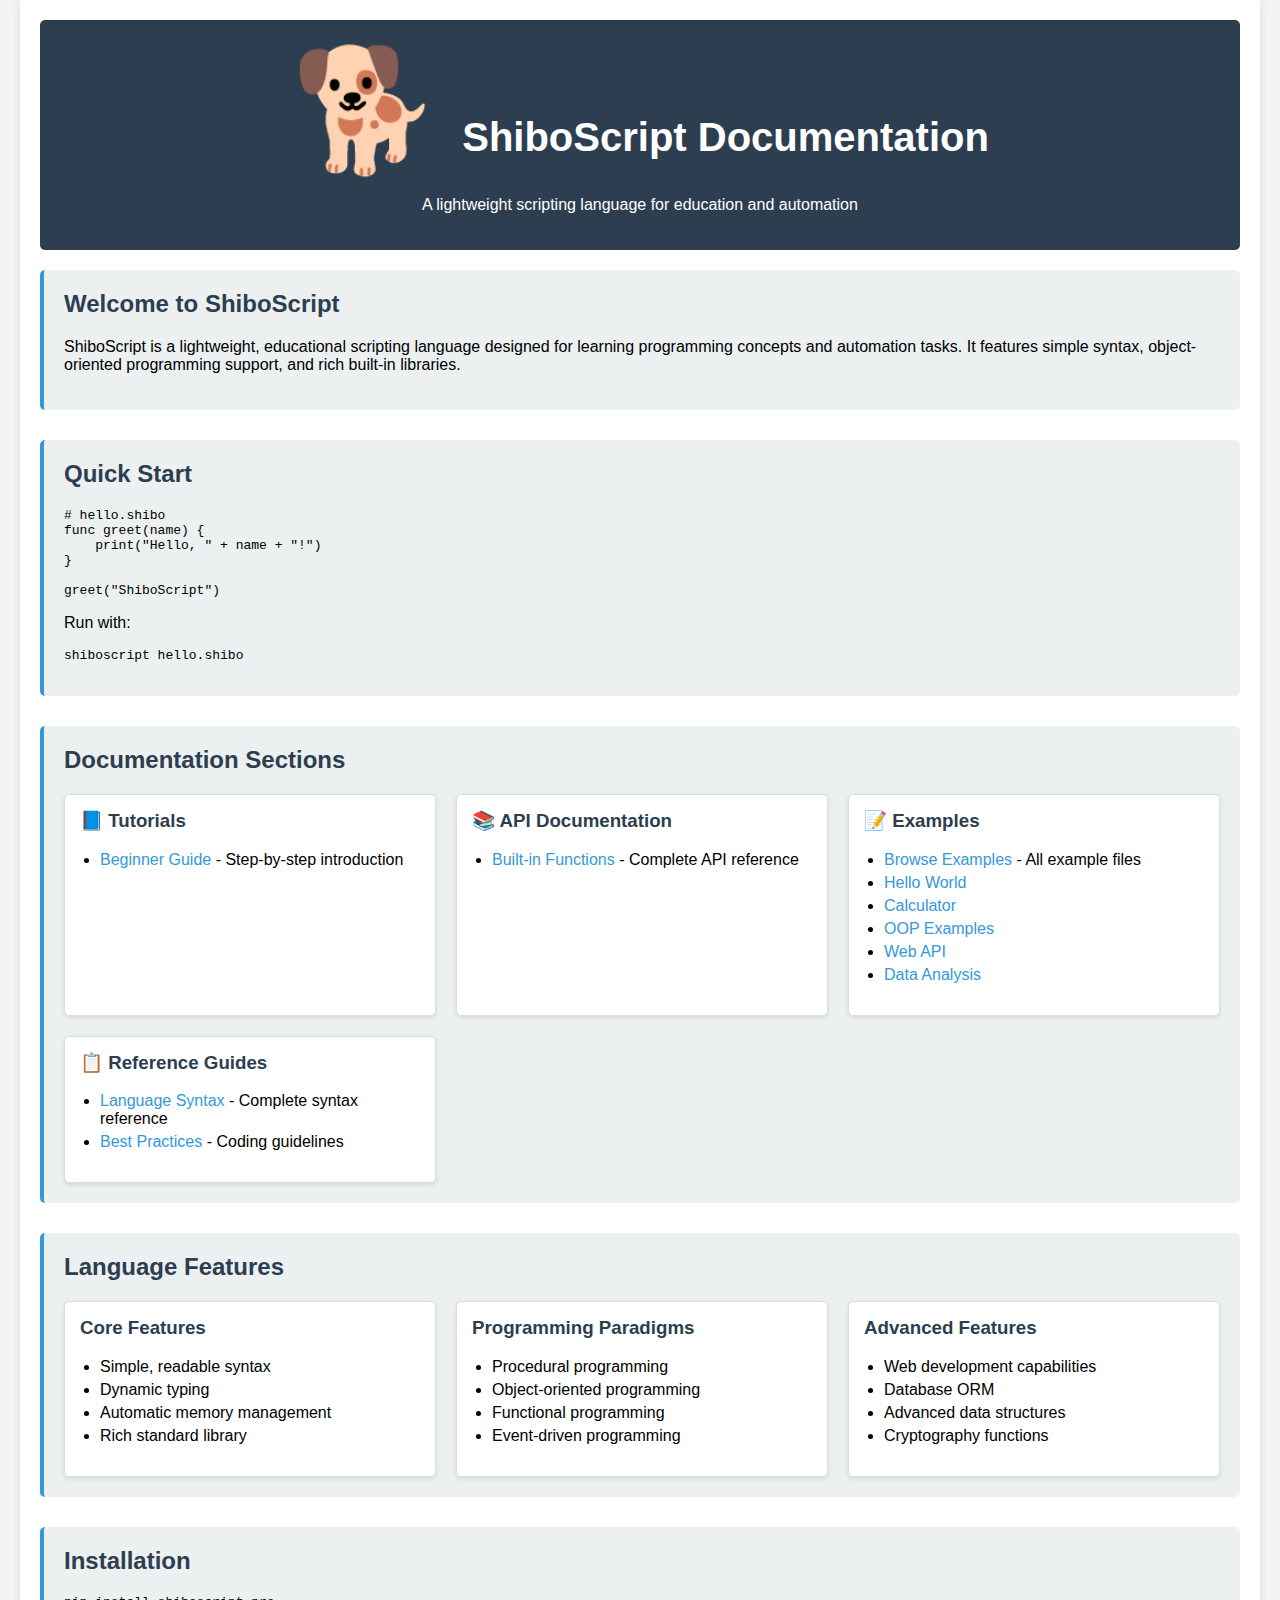
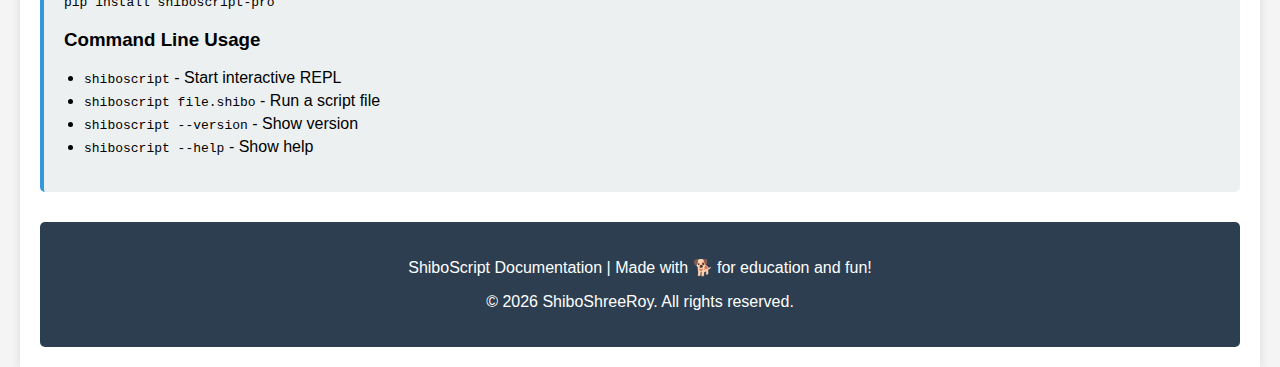
<file: documentation/index.html>
<!DOCTYPE html>
<html lang="en">
<head>
    <meta charset="UTF-8">
    <meta name="viewport" content="width=device-width, initial-scale=1.0">
    <title>ShiboScript Documentation</title>
    <style>
        body {
            font-family: Arial, sans-serif;
            margin: 0;
            padding: 0;
            background-color: #f4f4f4;
        }
        
        .container {
            max-width: 1200px;
            margin: 0 auto;
            padding: 20px;
            background-color: white;
            box-shadow: 0 0 10px rgba(0,0,0,0.1);
        }
        
        header {
            background-color: #2c3e50;
            color: white;
            padding: 20px;
            text-align: center;
            border-radius: 5px;
            margin-bottom: 20px;
        }
        
        h1 {
            margin: 0;
            font-size: 2.5em;
        }
        
        .logo {
            font-size: 3em;
            margin-right: 10px;
        }
        
        .section {
            margin-bottom: 30px;
            padding: 20px;
            border-left: 4px solid #3498db;
            background-color: #ecf0f1;
            border-radius: 5px;
        }
        
        h2 {
            color: #2c3e50;
            margin-top: 0;
        }
        
        ul {
            padding-left: 20px;
        }
        
        li {
            margin: 5px 0;
        }
        
        a {
            color: #3498db;
            text-decoration: none;
        }
        
        a:hover {
            text-decoration: underline;
        }
        
        .feature-grid {
            display: grid;
            grid-template-columns: repeat(auto-fit, minmax(300px, 1fr));
            gap: 20px;
            margin-top: 20px;
        }
        
        .feature-card {
            background-color: white;
            padding: 15px;
            border-radius: 5px;
            box-shadow: 0 2px 5px rgba(0,0,0,0.1);
            border: 1px solid #ddd;
        }
        
        .feature-card h3 {
            margin-top: 0;
            color: #2c3e50;
        }
        
        footer {
            text-align: center;
            padding: 20px;
            background-color: #2c3e50;
            color: white;
            border-radius: 5px;
            margin-top: 20px;
        }
    </style>
</head>
<body>
    <div class="container">
        <header>
            <h1><span class="logo">🐕</span> ShiboScript Documentation</h1>
            <p>A lightweight scripting language for education and automation</p>
        </header>
        
        <div class="section">
            <h2>Welcome to ShiboScript</h2>
            <p>ShiboScript is a lightweight, educational scripting language designed for learning programming concepts and automation tasks. It features simple syntax, object-oriented programming support, and rich built-in libraries.</p>
        </div>
        
        <div class="section">
            <h2>Quick Start</h2>
            <pre><code># hello.shibo
func greet(name) {
    print("Hello, " + name + "!")
}

greet("ShiboScript")</code></pre>
            
            <p>Run with:</p>
            <pre><code>shiboscript hello.shibo</code></pre>
        </div>
        
        <div class="section">
            <h2>Documentation Sections</h2>
            <div class="feature-grid">
                <div class="feature-card">
                    <h3>📘 Tutorials</h3>
                    <ul>
                        <li><a href="tutorials/beginner_guide.md">Beginner Guide</a> - Step-by-step introduction</li>
                    </ul>
                </div>
                
                <div class="feature-card">
                    <h3>📚 API Documentation</h3>
                    <ul>
                        <li><a href="api_docs/BUILTIN_FUNCTIONS.md">Built-in Functions</a> - Complete API reference</li>
                    </ul>
                </div>
                
                <div class="feature-card">
                    <h3>📝 Examples</h3>
                    <ul>
                        <li><a href="examples/">Browse Examples</a> - All example files</li>
                        <li><a href="examples/hello.shibo">Hello World</a></li>
                        <li><a href="examples/calculator.shibo">Calculator</a></li>
                        <li><a href="examples/classes.shibo">OOP Examples</a></li>
                        <li><a href="examples/web_api.shibo">Web API</a></li>
                        <li><a href="examples/data_analyzer.shibo">Data Analysis</a></li>
                    </ul>
                </div>
                
                <div class="feature-card">
                    <h3>📋 Reference Guides</h3>
                    <ul>
                        <li><a href="reference_guides/LANGUAGE_SYNTAX.md">Language Syntax</a> - Complete syntax reference</li>
                        <li><a href="reference_guides/BEST_PRACTICES.md">Best Practices</a> - Coding guidelines</li>
                    </ul>
                </div>
            </div>
        </div>
        
        <div class="section">
            <h2>Language Features</h2>
            <div class="feature-grid">
                <div class="feature-card">
                    <h3>Core Features</h3>
                    <ul>
                        <li>Simple, readable syntax</li>
                        <li>Dynamic typing</li>
                        <li>Automatic memory management</li>
                        <li>Rich standard library</li>
                    </ul>
                </div>
                
                <div class="feature-card">
                    <h3>Programming Paradigms</h3>
                    <ul>
                        <li>Procedural programming</li>
                        <li>Object-oriented programming</li>
                        <li>Functional programming</li>
                        <li>Event-driven programming</li>
                    </ul>
                </div>
                
                <div class="feature-card">
                    <h3>Advanced Features</h3>
                    <ul>
                        <li>Web development capabilities</li>
                        <li>Database ORM</li>
                        <li>Advanced data structures</li>
                        <li>Cryptography functions</li>
                    </ul>
                </div>
            </div>
        </div>
        
        <div class="section">
            <h2>Installation</h2>
            <pre><code>pip install shiboscript-pro</code></pre>
            
            <h3>Command Line Usage</h3>
            <ul>
                <li><code>shiboscript</code> - Start interactive REPL</li>
                <li><code>shiboscript file.shibo</code> - Run a script file</li>
                <li><code>shiboscript --version</code> - Show version</li>
                <li><code>shiboscript --help</code> - Show help</li>
            </ul>
        </div>
        
        <footer>
            <p>ShiboScript Documentation | Made with 🐕 for education and fun!</p>
            <p>© 2026 ShiboShreeRoy. All rights reserved.</p>
        </footer>
    </div>
</body>
</html>
</file>
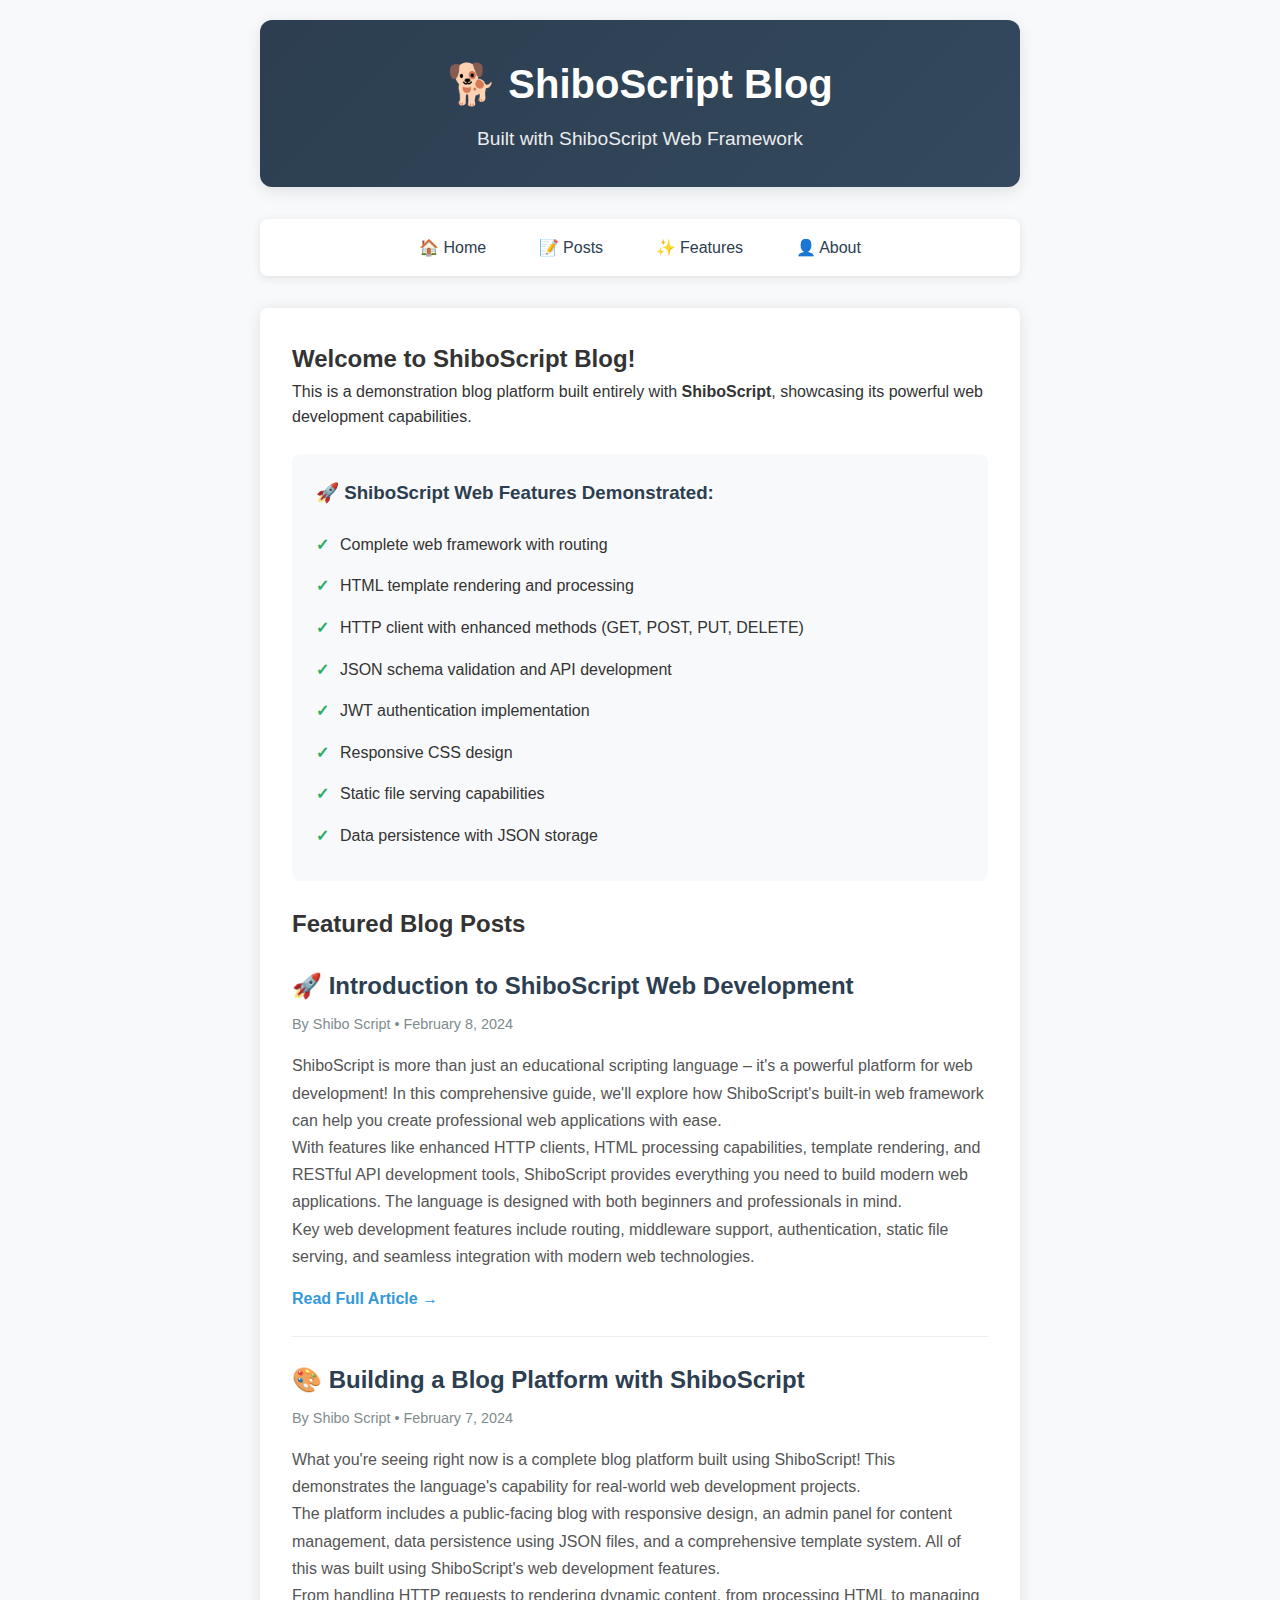
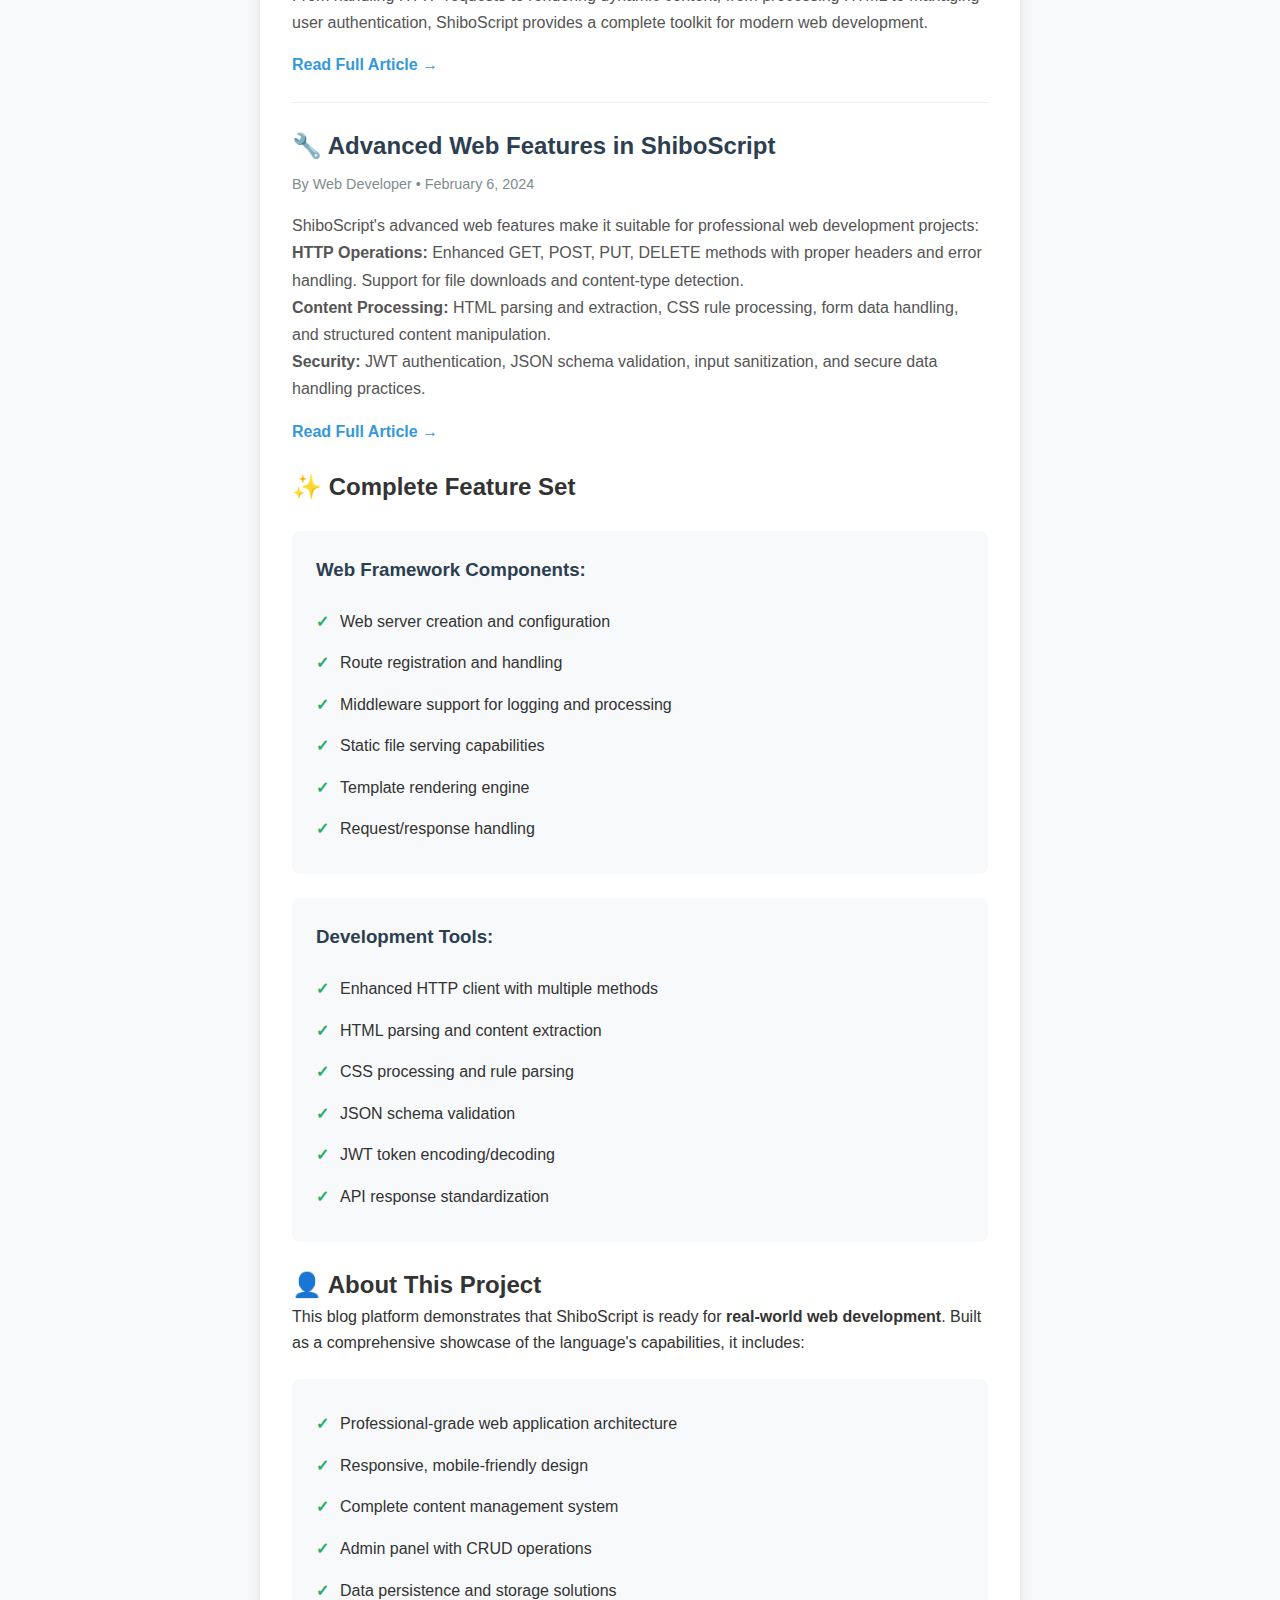
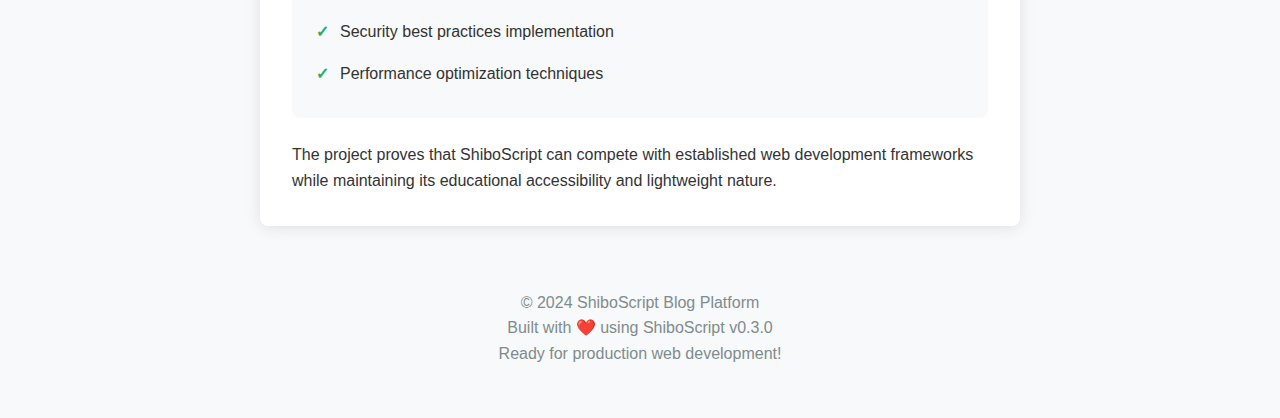
<file: blog_demo.html>
<!DOCTYPE html>
<html>
<head>
    <title>ShiboScript Blog - Demo</title>
    <meta charset="UTF-8">
    <style>
        * {
            margin: 0;
            padding: 0;
            box-sizing: border-box;
        }
        
        body {
            font-family: 'Segoe UI', Tahoma, Geneva, Verdana, sans-serif;
            line-height: 1.6;
            color: #333;
            background-color: #f8f9fa;
        }
        
        .container {
            max-width: 800px;
            margin: 0 auto;
            padding: 20px;
        }
        
        header {
            background: linear-gradient(135deg, #2c3e50, #34495e);
            color: white;
            padding: 2rem;
            border-radius: 12px;
            text-align: center;
            box-shadow: 0 4px 15px rgba(0,0,0,0.1);
            margin-bottom: 2rem;
        }
        
        header h1 {
            font-size: 2.5rem;
            margin-bottom: 0.5rem;
        }
        
        header p {
            font-size: 1.2rem;
            opacity: 0.9;
        }
        
        nav {
            background: white;
            padding: 1rem;
            border-radius: 8px;
            box-shadow: 0 2px 10px rgba(0,0,0,0.1);
            text-align: center;
            margin-bottom: 2rem;
        }
        
        nav a {
            color: #2c3e50;
            text-decoration: none;
            padding: 0.5rem 1rem;
            margin: 0 0.5rem;
            border-radius: 4px;
            transition: all 0.3s ease;
        }
        
        nav a:hover {
            background: #3498db;
            color: white;
        }
        
        .content {
            background: white;
            padding: 2rem;
            border-radius: 8px;
            box-shadow: 0 2px 15px rgba(0,0,0,0.1);
        }
        
        .post {
            padding: 1.5rem 0;
            border-bottom: 1px solid #eee;
        }
        
        .post:last-child {
            border-bottom: none;
        }
        
        .post h2 {
            color: #2c3e50;
            margin-bottom: 0.5rem;
        }
        
        .post-meta {
            color: #7f8c8d;
            font-size: 0.9rem;
            margin-bottom: 1rem;
        }
        
        .post-excerpt {
            color: #555;
            margin-bottom: 1rem;
            line-height: 1.7;
        }
        
        .read-more {
            color: #3498db;
            text-decoration: none;
            font-weight: bold;
            display: inline-block;
        }
        
        .read-more:hover {
            text-decoration: underline;
        }
        
        footer {
            text-align: center;
            padding: 2rem;
            color: #7f8c8d;
            margin-top: 2rem;
        }
        
        .feature-list {
            background: #f8f9fa;
            padding: 1.5rem;
            border-radius: 8px;
            margin: 1.5rem 0;
        }
        
        .feature-list h3 {
            color: #2c3e50;
            margin-bottom: 1rem;
        }
        
        .feature-list ul {
            list-style: none;
            padding-left: 0;
        }
        
        .feature-list li {
            padding: 0.5rem 0;
            padding-left: 1.5rem;
            position: relative;
        }
        
        .feature-list li:before {
            content: "✓";
            color: #27ae60;
            font-weight: bold;
            position: absolute;
            left: 0;
        }
        
        @media (max-width: 768px) {
            .container {
                padding: 10px;
            }
            
            header h1 {
                font-size: 2rem;
            }
            
            header, .content {
                padding: 1.5rem;
            }
            
            nav a {
                display: block;
                margin: 0.25rem 0;
            }
        }
    </style>
</head>
<body>
    <div class="container">
        <header>
            <h1>🐕 ShiboScript Blog</h1>
            <p>Built with ShiboScript Web Framework</p>
        </header>
        
        <nav>
            <a href="#home">🏠 Home</a>
            <a href="#posts">📝 Posts</a>
            <a href="#features">✨ Features</a>
            <a href="#about">👤 About</a>
        </nav>
        
        <div class="content">
            <div id="home">
                <h2>Welcome to ShiboScript Blog!</h2>
                <p>This is a demonstration blog platform built entirely with <strong>ShiboScript</strong>, showcasing its powerful web development capabilities.</p>
                
                <div class="feature-list">
                    <h3>🚀 ShiboScript Web Features Demonstrated:</h3>
                    <ul>
                        <li>Complete web framework with routing</li>
                        <li>HTML template rendering and processing</li>
                        <li>HTTP client with enhanced methods (GET, POST, PUT, DELETE)</li>
                        <li>JSON schema validation and API development</li>
                        <li>JWT authentication implementation</li>
                        <li>Responsive CSS design</li>
                        <li>Static file serving capabilities</li>
                        <li>Data persistence with JSON storage</li>
                    </ul>
                </div>
            </div>
            
            <div id="posts">
                <h2>Featured Blog Posts</h2>
                
                <div class="post">
                    <h2>🚀 Introduction to ShiboScript Web Development</h2>
                    <p class="post-meta">By Shibo Script • February 8, 2024</p>
                    <div class="post-excerpt">
                        <p>ShiboScript is more than just an educational scripting language – it's a powerful platform for web development! In this comprehensive guide, we'll explore how ShiboScript's built-in web framework can help you create professional web applications with ease.</p>
                        
                        <p>With features like enhanced HTTP clients, HTML processing capabilities, template rendering, and RESTful API development tools, ShiboScript provides everything you need to build modern web applications. The language is designed with both beginners and professionals in mind.</p>
                        
                        <p>Key web development features include routing, middleware support, authentication, static file serving, and seamless integration with modern web technologies.</p>
                    </div>
                    <a href="#" class="read-more">Read Full Article →</a>
                </div>
                
                <div class="post">
                    <h2>🎨 Building a Blog Platform with ShiboScript</h2>
                    <p class="post-meta">By Shibo Script • February 7, 2024</p>
                    <div class="post-excerpt">
                        <p>What you're seeing right now is a complete blog platform built using ShiboScript! This demonstrates the language's capability for real-world web development projects.</p>
                        
                        <p>The platform includes a public-facing blog with responsive design, an admin panel for content management, data persistence using JSON files, and a comprehensive template system. All of this was built using ShiboScript's web development features.</p>
                        
                        <p>From handling HTTP requests to rendering dynamic content, from processing HTML to managing user authentication, ShiboScript provides a complete toolkit for modern web development.</p>
                    </div>
                    <a href="#" class="read-more">Read Full Article →</a>
                </div>
                
                <div class="post">
                    <h2>🔧 Advanced Web Features in ShiboScript</h2>
                    <p class="post-meta">By Web Developer • February 6, 2024</p>
                    <div class="post-excerpt">
                        <p>ShiboScript's advanced web features make it suitable for professional web development projects:</p>
                        
                        <p><strong>HTTP Operations:</strong> Enhanced GET, POST, PUT, DELETE methods with proper headers and error handling. Support for file downloads and content-type detection.</p>
                        
                        <p><strong>Content Processing:</strong> HTML parsing and extraction, CSS rule processing, form data handling, and structured content manipulation.</p>
                        
                        <p><strong>Security:</strong> JWT authentication, JSON schema validation, input sanitization, and secure data handling practices.</p>
                    </div>
                    <a href="#" class="read-more">Read Full Article →</a>
                </div>
            </div>
            
            <div id="features">
                <h2>✨ Complete Feature Set</h2>
                
                <div class="feature-list">
                    <h3>Web Framework Components:</h3>
                    <ul>
                        <li>Web server creation and configuration</li>
                        <li>Route registration and handling</li>
                        <li>Middleware support for logging and processing</li>
                        <li>Static file serving capabilities</li>
                        <li>Template rendering engine</li>
                        <li>Request/response handling</li>
                    </ul>
                </div>
                
                <div class="feature-list">
                    <h3>Development Tools:</h3>
                    <ul>
                        <li>Enhanced HTTP client with multiple methods</li>
                        <li>HTML parsing and content extraction</li>
                        <li>CSS processing and rule parsing</li>
                        <li>JSON schema validation</li>
                        <li>JWT token encoding/decoding</li>
                        <li>API response standardization</li>
                    </ul>
                </div>
            </div>
            
            <div id="about">
                <h2>👤 About This Project</h2>
                <p>This blog platform demonstrates that ShiboScript is ready for <strong>real-world web development</strong>. Built as a comprehensive showcase of the language's capabilities, it includes:</p>
                
                <div class="feature-list">
                    <ul>
                        <li>Professional-grade web application architecture</li>
                        <li>Responsive, mobile-friendly design</li>
                        <li>Complete content management system</li>
                        <li>Admin panel with CRUD operations</li>
                        <li>Data persistence and storage solutions</li>
                        <li>Security best practices implementation</li>
                        <li>Performance optimization techniques</li>
                    </ul>
                </div>
                
                <p>The project proves that ShiboScript can compete with established web development frameworks while maintaining its educational accessibility and lightweight nature.</p>
            </div>
        </div>
        
        <footer>
            <p>&copy; 2024 ShiboScript Blog Platform</p>
            <p>Built with ❤️ using ShiboScript v0.3.0</p>
            <p>Ready for production web development!</p>
        </footer>
    </div>
    
    <script>
        // Simple smooth scrolling for navigation
        document.querySelectorAll('nav a').forEach(anchor => {
            anchor.addEventListener('click', function (e) {
                e.preventDefault();
                const targetId = this.getAttribute('href').substring(1);
                const targetElement = document.getElementById(targetId);
                if (targetElement) {
                    targetElement.scrollIntoView({
                        behavior: 'smooth'
                    });
                }
            });
        });
        
        // Highlight current section in navigation
        window.addEventListener('scroll', function() {
            const sections = ['home', 'posts', 'features', 'about'];
            const navLinks = document.querySelectorAll('nav a');
            
            let current = '';
            sections.forEach(section => {
                const element = document.getElementById(section);
                if (element) {
                    const rect = element.getBoundingClientRect();
                    if (rect.top <= 100 && rect.bottom >= 100) {
                        current = section;
                    }
                }
            });
            
            navLinks.forEach(link => {
                link.style.background = '';
                link.style.color = '#2c3e50';
                if (link.getAttribute('href') === '#' + current) {
                    link.style.background = '#3498db';
                    link.style.color = 'white';
                }
            });
        });
    </script>
</body>
</html>
</file>
